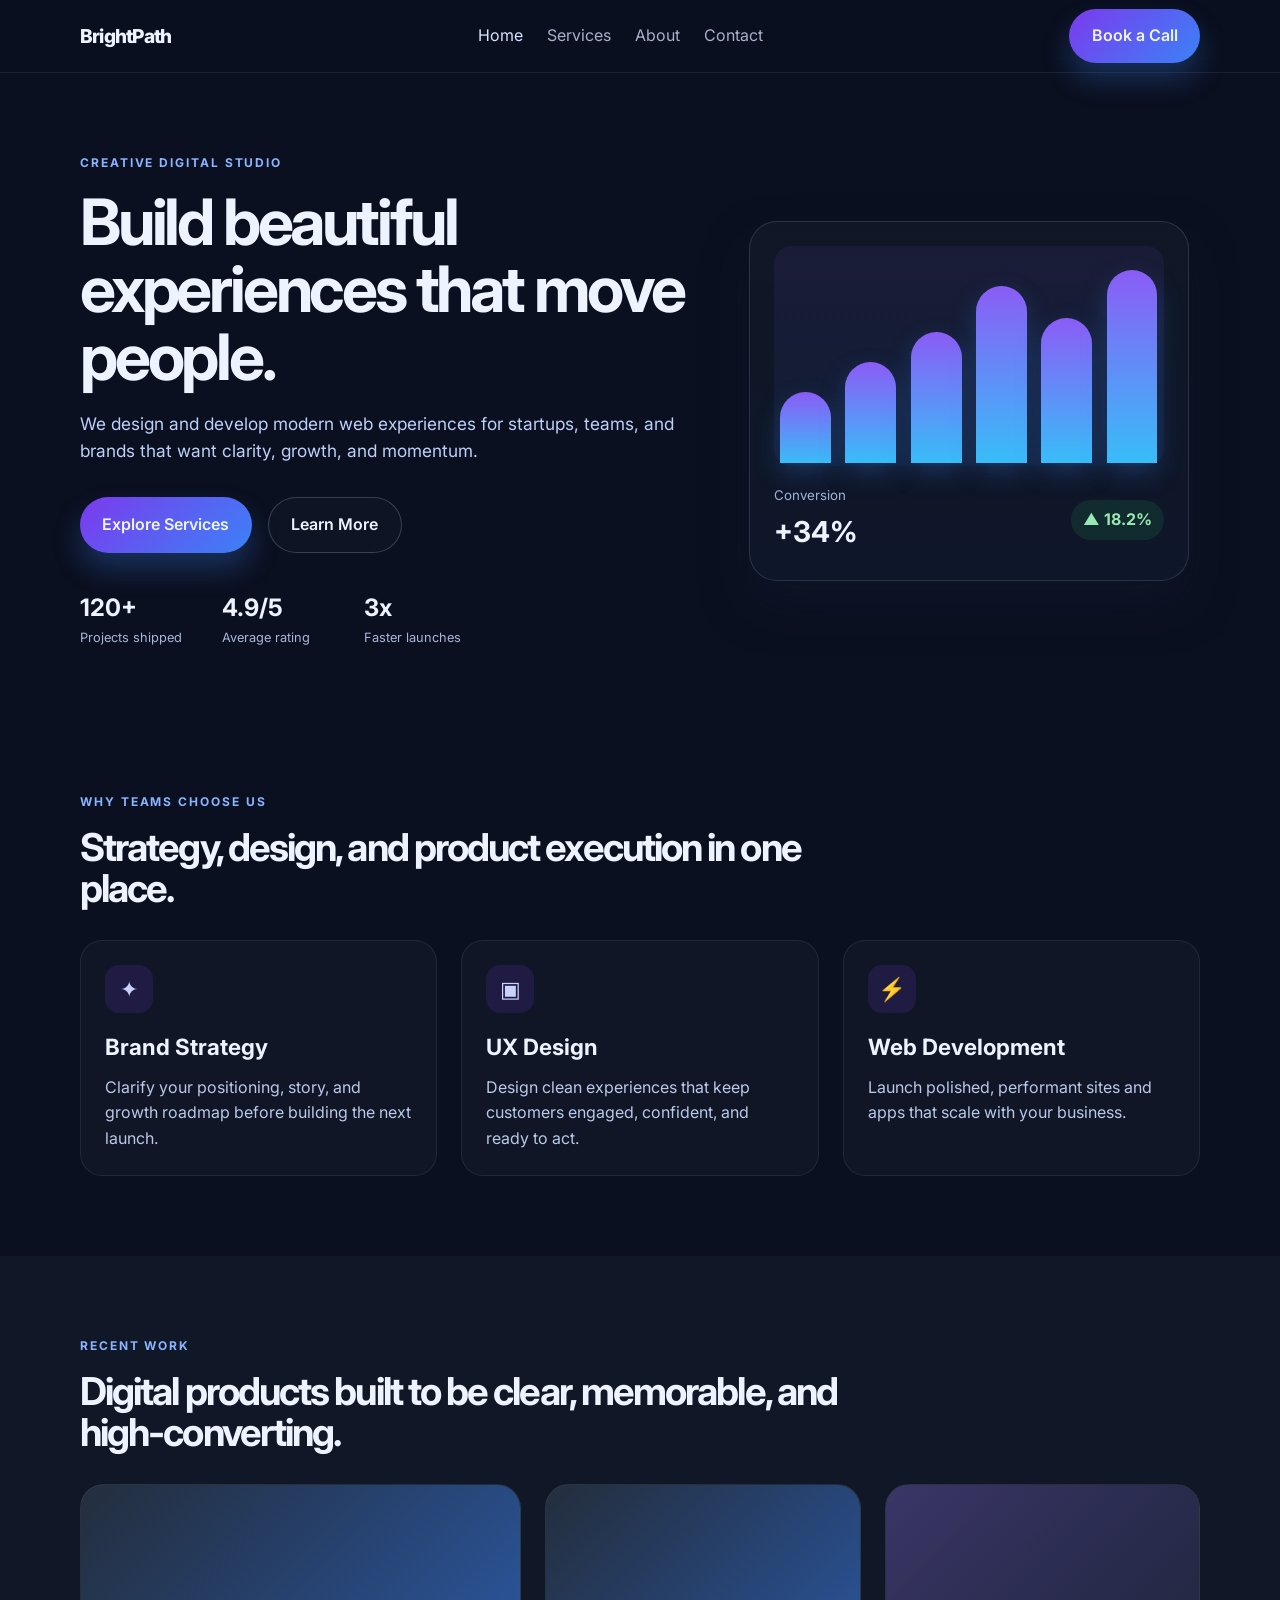
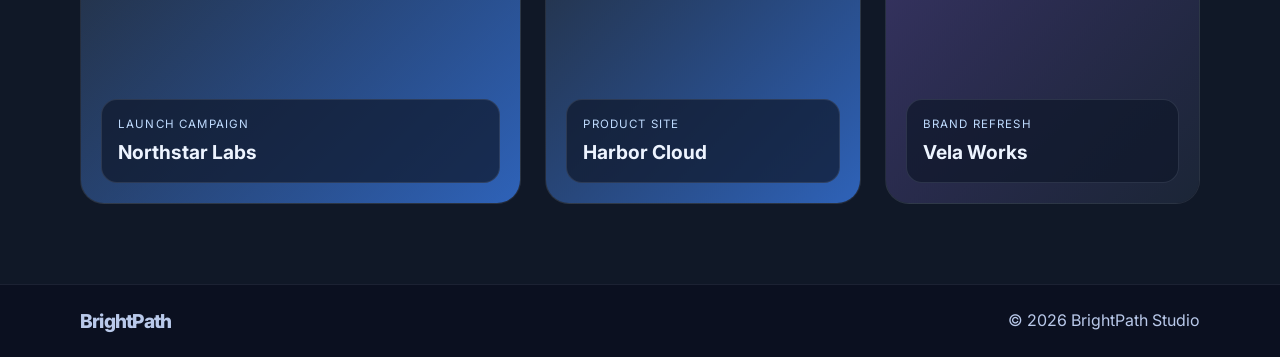
<file: index.html>
<!DOCTYPE html>
<html lang="en">
  <head>
    <meta charset="UTF-8" />
    <meta name="viewport" content="width=device-width, initial-scale=1.0" />
    <title>BrightPath Studio</title>
    <link rel="preconnect" href="https://fonts.googleapis.com" />
    <link rel="preconnect" href="https://fonts.gstatic.com" crossorigin />
    <link href="https://fonts.googleapis.com/css2?family=Inter:wght@400;500;600;700;800&display=swap" rel="stylesheet" />
    <link rel="stylesheet" href="styles.css" />
  </head>
  <body>
    <header class="site-header">
      <div class="container nav">
        <a class="brand" href="index.html">BrightPath</a>
        <nav class="nav-links" aria-label="Main navigation">
          <a href="index.html" class="active">Home</a>
          <a href="services.html">Services</a>
          <a href="about.html">About</a>
          <a href="contact.html">Contact</a>
        </nav>
        <a class="btn btn-primary" href="contact.html">Book a Call</a>
      </div>
    </header>

    <main>
      <section class="hero">
        <div class="container hero-grid">
          <div class="hero-copy">
            <p class="eyebrow">Creative digital studio</p>
            <h1>Build beautiful experiences that move people.</h1>
            <p class="lead">
              We design and develop modern web experiences for startups, teams, and brands that want clarity, growth, and momentum.
            </p>
            <div class="cta-row">
              <a class="btn btn-primary" href="services.html">Explore Services</a>
              <a class="btn btn-secondary" href="about.html">Learn More</a>
            </div>
            <ul class="mini-stats">
              <li><strong>120+</strong><span>Projects shipped</span></li>
              <li><strong>4.9/5</strong><span>Average rating</span></li>
              <li><strong>3x</strong><span>Faster launches</span></li>
            </ul>
          </div>
          <div class="hero-visual">
            <div class="dashboard-card">
              <div class="chart-bars" aria-label="analytics illustration">
                <span style="height: 35%"></span>
                <span style="height: 50%"></span>
                <span style="height: 65%"></span>
                <span style="height: 88%"></span>
                <span style="height: 72%"></span>
                <span style="height: 96%"></span>
              </div>
              <div class="metric-row">
                <div>
                  <small>Conversion</small>
                  <strong>+34%</strong>
                </div>
                <div class="trend up">▲ 18.2%</div>
              </div>
            </div>
          </div>
        </div>
      </section>

      <section class="features section">
        <div class="container">
          <div class="section-heading">
            <p class="eyebrow">Why teams choose us</p>
            <h2>Strategy, design, and product execution in one place.</h2>
          </div>
          <div class="feature-grid">
            <article class="card">
              <div class="icon">✦</div>
              <h3>Brand Strategy</h3>
              <p>Clarify your positioning, story, and growth roadmap before building the next launch.</p>
            </article>
            <article class="card">
              <div class="icon">▣</div>
              <h3>UX Design</h3>
              <p>Design clean experiences that keep customers engaged, confident, and ready to act.</p>
            </article>
            <article class="card">
              <div class="icon">⚡</div>
              <h3>Web Development</h3>
              <p>Launch polished, performant sites and apps that scale with your business.</p>
            </article>
          </div>
        </div>
      </section>

      <section class="showcase section alt-bg">
        <div class="container">
          <div class="section-heading">
            <p class="eyebrow">Recent work</p>
            <h2>Digital products built to be clear, memorable, and high-converting.</h2>
          </div>
          <div class="showcase-grid">
            <div class="showcase-item large">
              <div class="shade"></div>
              <div class="label-box">
                <span>Launch campaign</span>
                <strong>Northstar Labs</strong>
              </div>
            </div>
            <div class="showcase-item small">
              <div class="shade"></div>
              <div class="label-box">
                <span>Product site</span>
                <strong>Harbor Cloud</strong>
              </div>
            </div>
            <div class="showcase-item small">
              <div class="shade alt"></div>
              <div class="label-box">
                <span>Brand refresh</span>
                <strong>Vela Works</strong>
              </div>
            </div>
          </div>
        </div>
      </section>
    </main>

    <footer class="site-footer">
      <div class="container footer-row">
        <div>
          <a class="brand" href="index.html">BrightPath</a>
        </div>
        <p>© 2026 BrightPath Studio</p>
      </div>
    </footer>

    <script src="script.js"></script>
  </body>
</html>
</file>
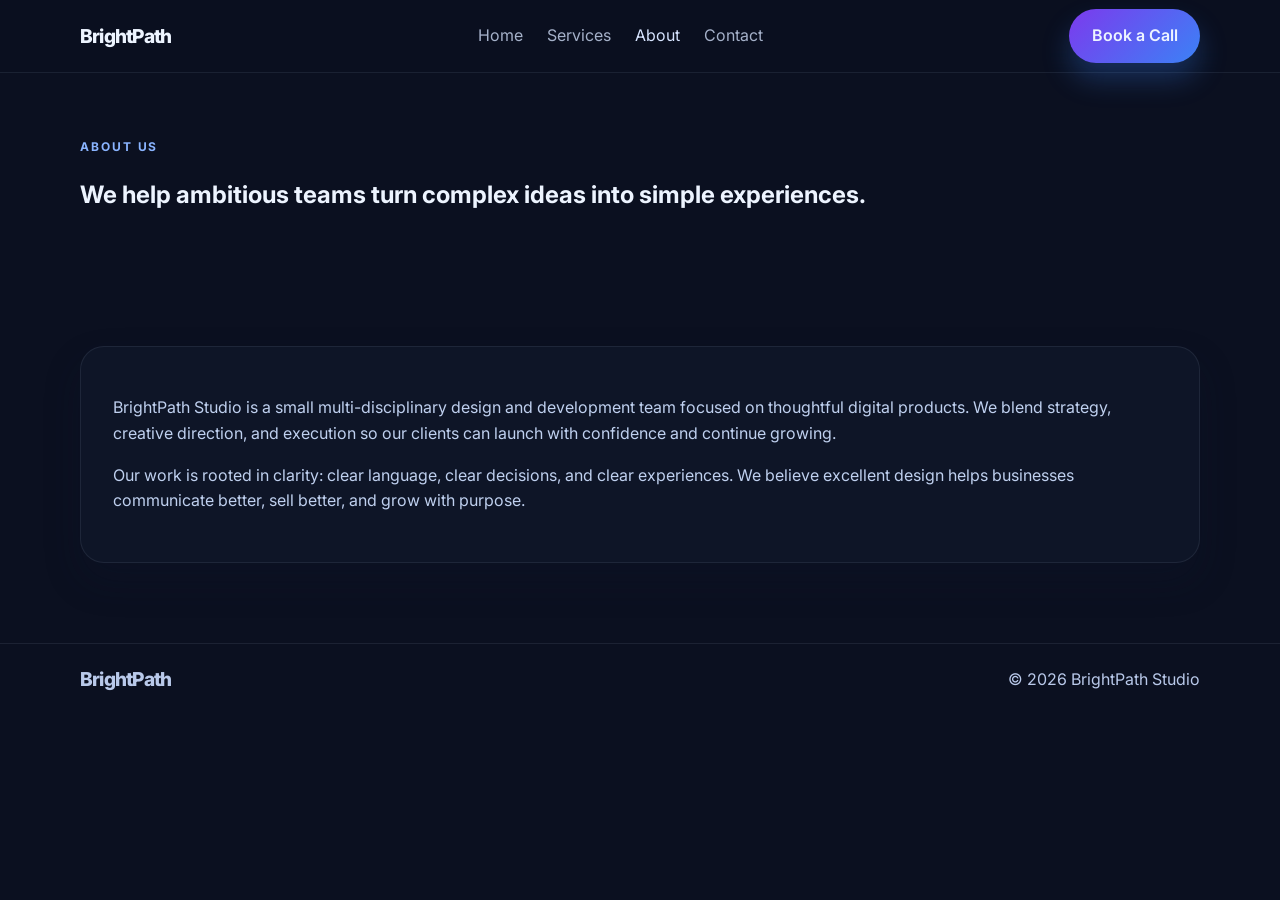
<file: about.html>
<!DOCTYPE html>
<html lang="en">
  <head>
    <meta charset="UTF-8" />
    <meta name="viewport" content="width=device-width, initial-scale=1.0" />
    <title>About | BrightPath Studio</title>
    <link rel="preconnect" href="https://fonts.googleapis.com" />
    <link rel="preconnect" href="https://fonts.gstatic.com" crossorigin />
    <link href="https://fonts.googleapis.com/css2?family=Inter:wght@400;500;600;700;800&display=swap" rel="stylesheet" />
    <link rel="stylesheet" href="styles.css" />
  </head>
  <body>
    <header class="site-header">
      <div class="container nav">
        <a class="brand" href="index.html">BrightPath</a>
        <nav class="nav-links" aria-label="Main navigation">
          <a href="index.html">Home</a>
          <a href="services.html">Services</a>
          <a href="about.html" class="active">About</a>
          <a href="contact.html">Contact</a>
        </nav>
        <a class="btn btn-primary" href="contact.html">Book a Call</a>
      </div>
    </header>

    <main>
      <section class="page-hero">
        <div class="container">
          <p class="eyebrow">About us</p>
          <h1>We help ambitious teams turn complex ideas into simple experiences.</h1>
        </div>
      </section>

      <section class="section">
        <div class="container page-card">
          <p>
            BrightPath Studio is a small multi-disciplinary design and development team focused on thoughtful digital products. We blend strategy, creative direction, and execution so our clients can launch with confidence and continue growing.
          </p>
          <p>
            Our work is rooted in clarity: clear language, clear decisions, and clear experiences. We believe excellent design helps businesses communicate better, sell better, and grow with purpose.
          </p>
        </div>
      </section>
    </main>

    <footer class="site-footer">
      <div class="container footer-row">
        <div><a class="brand" href="index.html">BrightPath</a></div>
        <p>© 2026 BrightPath Studio</p>
      </div>
    </footer>

    <script src="script.js"></script>
  </body>
</html>
</file>
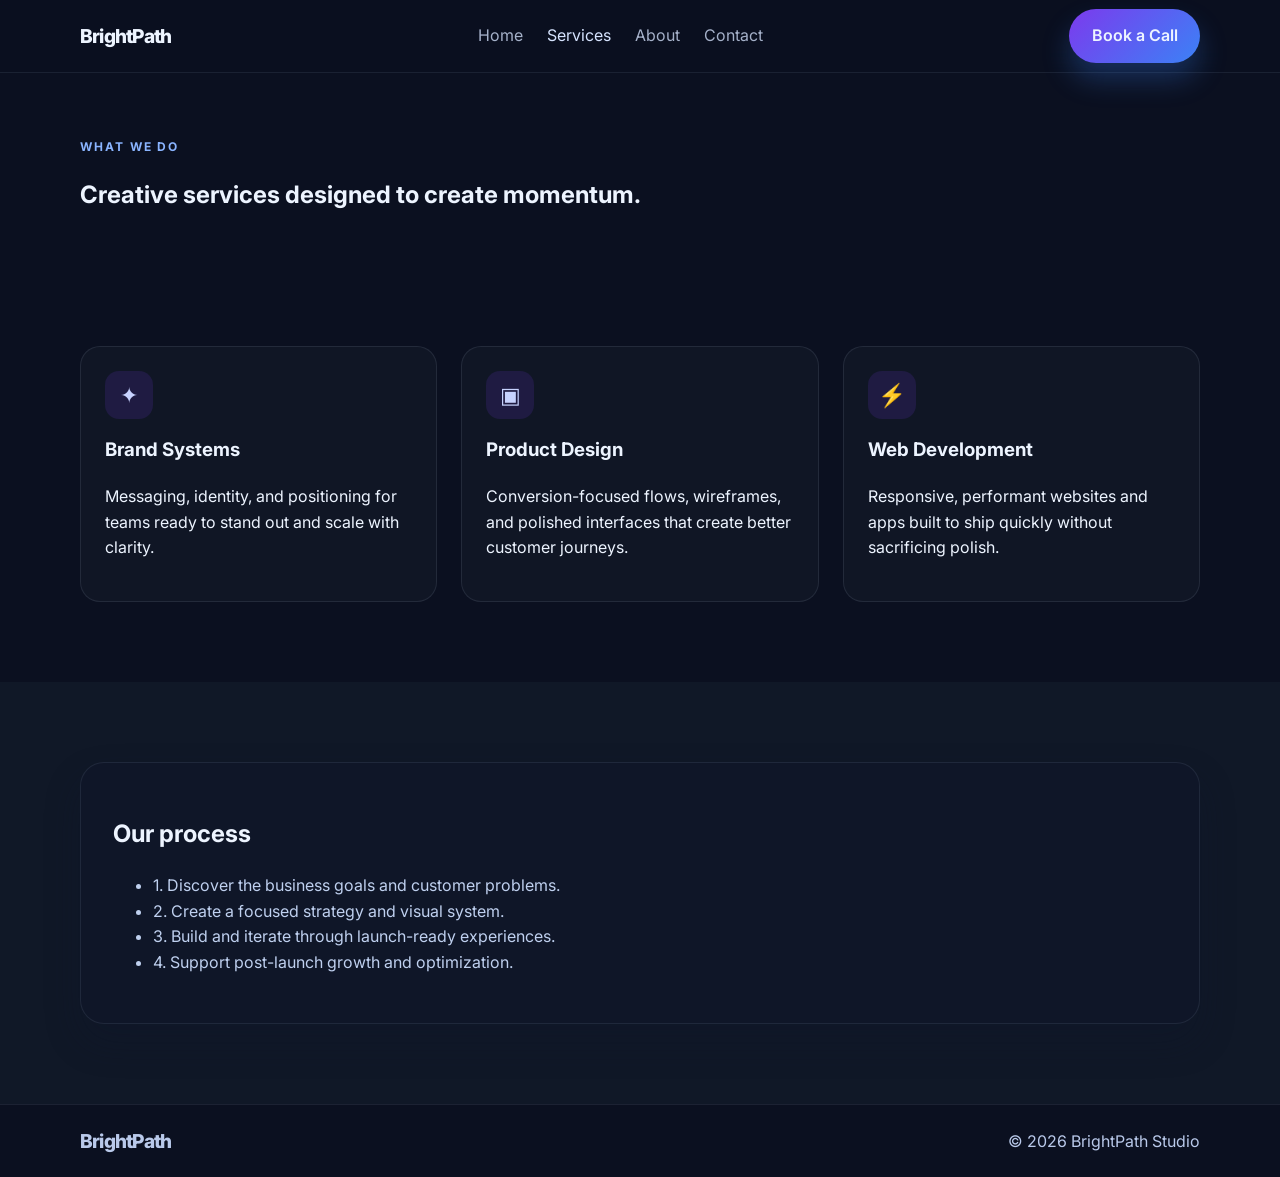
<file: services.html>
<!DOCTYPE html>
<html lang="en">
  <head>
    <meta charset="UTF-8" />
    <meta name="viewport" content="width=device-width, initial-scale=1.0" />
    <title>Services | BrightPath Studio</title>
    <link rel="preconnect" href="https://fonts.googleapis.com" />
    <link rel="preconnect" href="https://fonts.gstatic.com" crossorigin />
    <link href="https://fonts.googleapis.com/css2?family=Inter:wght@400;500;600;700;800&display=swap" rel="stylesheet" />
    <link rel="stylesheet" href="styles.css" />
  </head>
  <body>
    <header class="site-header">
      <div class="container nav">
        <a class="brand" href="index.html">BrightPath</a>
        <nav class="nav-links" aria-label="Main navigation">
          <a href="index.html">Home</a>
          <a href="services.html" class="active">Services</a>
          <a href="about.html">About</a>
          <a href="contact.html">Contact</a>
        </nav>
        <a class="btn btn-primary" href="contact.html">Book a Call</a>
      </div>
    </header>

    <main>
      <section class="page-hero">
        <div class="container">
          <p class="eyebrow">What we do</p>
          <h1>Creative services designed to create momentum.</h1>
        </div>
      </section>

      <section class="section">
        <div class="container service-grid">
          <article class="service-box">
            <div class="icon">✦</div>
            <h3>Brand Systems</h3>
            <p>Messaging, identity, and positioning for teams ready to stand out and scale with clarity.</p>
          </article>
          <article class="service-box">
            <div class="icon">▣</div>
            <h3>Product Design</h3>
            <p>Conversion-focused flows, wireframes, and polished interfaces that create better customer journeys.</p>
          </article>
          <article class="service-box">
            <div class="icon">⚡</div>
            <h3>Web Development</h3>
            <p>Responsive, performant websites and apps built to ship quickly without sacrificing polish.</p>
          </article>
        </div>
      </section>

      <section class="section alt-bg">
        <div class="container page-card">
          <h2>Our process</h2>
          <ul class="services-list">
            <li>1. Discover the business goals and customer problems.</li>
            <li>2. Create a focused strategy and visual system.</li>
            <li>3. Build and iterate through launch-ready experiences.</li>
            <li>4. Support post-launch growth and optimization.</li>
          </ul>
        </div>
      </section>
    </main>

    <footer class="site-footer">
      <div class="container footer-row">
        <div><a class="brand" href="index.html">BrightPath</a></div>
        <p>© 2026 BrightPath Studio</p>
      </div>
    </footer>

    <script src="script.js"></script>
  </body>
</html>
</file>
<file: styles.css>
body {
  margin: 0;
  font-family: "Inter", sans-serif;
  background: #0b1020;
  color: #edf4ff;
  line-height: 1.6;
}

* {
  box-sizing: border-box;
}

a {
  color: inherit;
  text-decoration: none;
}

img {
  max-width: 100%;
  display: block;
}

.container {
  width: min(1120px, calc(100% - 2rem));
  margin: 0 auto;
}

.section {
  padding: 5rem 0;
}

.alt-bg {
  background: #101827;
}

.site-header {
  position: sticky;
  top: 0;
  z-index: 10;
  backdrop-filter: blur(12px);
  background: rgba(11, 16, 32, 0.7);
  border-bottom: 1px solid rgba(148, 163, 184, 0.12);
}

.nav {
  display: flex;
  align-items: center;
  justify-content: space-between;
  min-height: 72px;
}

.brand {
  font-size: 1.2rem;
  font-weight: 800;
  letter-spacing: -0.04em;
}

.nav-links {
  display: flex;
  align-items: center;
  gap: 1.5rem;
  color: #d7e4ff;
}

.nav-links a {
  opacity: 0.76;
  transition: opacity 0.2s ease;
}

.nav-links a:hover,
.nav-links a.active {
  opacity: 1;
}

.btn {
  display: inline-flex;
  align-items: center;
  justify-content: center;
  padding: 0.9rem 1.4rem;
  border-radius: 999px;
  font-weight: 600;
  transition: transform 0.2s ease, box-shadow 0.2s ease;
}

.btn:hover {
  transform: translateY(-1px);
}

.btn-primary {
  background: linear-gradient(135deg, #7c3aed, #3b82f6);
  box-shadow: 0 16px 28px rgba(59, 130, 246, 0.28);
}

.btn-secondary {
  border: 1px solid rgba(148, 163, 184, 0.3);
  background: rgba(255, 255, 255, 0.02);
}

.hero {
  padding: 5rem 0 4rem;
}

.hero-grid {
  display: grid;
  grid-template-columns: 1.15fr 0.85fr;
  gap: 2rem;
  align-items: center;
}

.eyebrow {
  margin: 0 0 1rem;
  color: #8ab4ff;
  text-transform: uppercase;
  letter-spacing: 0.16em;
  font-size: 0.75rem;
  font-weight: 700;
}

.hero-copy h1,
.section-heading h2 {
  margin: 0;
  letter-spacing: -0.05em;
  line-height: 1.05;
}

.hero-copy h1 {
  font-size: clamp(2.8rem, 5vw, 5rem);
  max-width: 620px;
}

.lead {
  color: #bed0f7;
  font-size: 1.08rem;
  max-width: 620px;
  margin: 1.25rem 0 0;
}

.cta-row {
  display: flex;
  flex-wrap: wrap;
  gap: 1rem;
  margin-top: 2rem;
}

.mini-stats {
  list-style: none;
  display: flex;
  gap: 2rem;
  flex-wrap: wrap;
  padding: 0;
  margin: 2.25rem 0 0;
}

.mini-stats li {
  display: flex;
  flex-direction: column;
  min-width: 110px;
}

.mini-stats strong {
  font-size: 1.5rem;
}

.mini-stats span {
  color: #a7b7d6;
  font-size: 0.8rem;
}

.hero-visual {
  display: flex;
  align-items: center;
  justify-content: center;
}

.dashboard-card {
  width: min(100%, 440px);
  background: linear-gradient(180deg, rgba(17, 24, 39, 0.9), rgba(15, 23, 42, 0.96));
  border: 1px solid rgba(148, 163, 184, 0.2);
  border-radius: 28px;
  padding: 1.5rem;
  box-shadow: 0 24px 44px rgba(15, 23, 42, 0.55);
}

.chart-bars {
  height: 220px;
  display: flex;
  align-items: end;
  gap: 0.9rem;
  padding: 1rem 0.4rem 0.2rem;
  border-radius: 18px;
  background: linear-gradient(180deg, rgba(139, 92, 246, 0.08), rgba(59, 130, 246, 0.06));
}

.chart-bars span {
  flex: 1;
  border-radius: 999px 999px 0 0;
  background: linear-gradient(180deg, #8b5cf6, #38bdf8);
  box-shadow: 0 10px 26px rgba(59, 130, 246, 0.25);
}

.metric-row {
  display: flex;
  justify-content: space-between;
  align-items: center;
  margin-top: 1.2rem;
} 

.metric-row small {
  display: block;
  color: #9fb3d9;
  margin-bottom: 0.2rem;
}

.metric-row strong {
  font-size: 1.8rem;
}

.trend {
  padding: 0.45rem 0.75rem;
  border-radius: 999px;
  font-weight: 700;
  background: rgba(34, 197, 94, 0.12);
  color: #9ae6b4;
}

.section-heading {
  max-width: 780px;
  margin-bottom: 2rem;
}

.section-heading h2 {
  font-size: clamp(2rem, 3vw, 3.25rem);
}

.feature-grid,
.showcase-grid {
  display: grid;
  gap: 1.5rem;
}

.feature-grid {
  grid-template-columns: repeat(3, minmax(0, 1fr));
}

.card {
  background: rgba(148, 163, 184, 0.04);
  border: 1px solid rgba(148, 163, 184, 0.12);
  border-radius: 22px;
  padding: 1.5rem;
}

.icon {
  width: 48px;
  height: 48px;
  display: grid;
  place-items: center;
  border-radius: 14px;
  background: rgba(124, 58, 237, 0.14);
  color: #c7d2fe;
  font-size: 1.4rem;
  margin-bottom: 1rem;
}

.card h3 {
  margin: 0 0 0.6rem;
  font-size: 1.4rem;
}

.card p {
  margin: 0;
  color: #b9c9ea;
}

.showcase-grid {
  grid-template-columns: 1.4fr 1fr 1fr;
}

.showcase-item {
  min-height: 280px;
  border-radius: 24px;
  overflow: hidden;
  position: relative;
  background: linear-gradient(135deg, #1f2937, #111827);
  border: 1px solid rgba(148, 163, 184, 0.14);
}

.showcase-item.large {
  min-height: 320px;
}

.shade {
  position: absolute;
  inset: 0;
  background: linear-gradient(135deg, rgba(55, 65, 81, 0.2), rgba(59, 130, 246, 0.7));
}

.shade.alt {
  background: linear-gradient(135deg, rgba(139, 92, 246, 0.25), rgba(30, 41, 59, 0.8));
}

.label-box {
  position: absolute;
  left: 1.25rem;
  right: 1.25rem;
  bottom: 1.25rem;
  padding: 0.9rem 1rem;
  border-radius: 16px;
  background: rgba(15, 23, 42, 0.7);
  border: 1px solid rgba(148, 163, 184, 0.18);
}

.label-box span {
  display: block;
  color: #bfdbfe;
  font-size: 0.72rem;
  text-transform: uppercase;
  letter-spacing: 0.1em;
}

.label-box strong {
  display: block;
  margin-top: 0.25rem;
  font-size: 1.2rem;
}

.site-footer {
  border-top: 1px solid rgba(148, 163, 184, 0.12);
  background: #0b1020;
}

.footer-row {
  display: flex;
  align-items: center;
  justify-content: space-between;
  min-height: 72px;
  color: #b9c9ea;
}

.page-hero {
  padding: 4rem 0 2rem;
}

.page-card {
  background: rgba(15, 23, 42, 0.8);
  border: 1px solid rgba(148, 163, 184, 0.12);
  border-radius: 24px;
  padding: 2rem;
  box-shadow: 0 18px 35px rgba(15, 23, 42, 0.28);
}

.page-card p,
.contact-list li,
.form-group label,
.services-list li {
  color: #bfd0ef;
}

.contact-grid,
.service-grid {
  display: grid;
  gap: 1.5rem;
}

.contact-grid {
  grid-template-columns: 1.1fr 0.9fr;
}

.service-grid {
  grid-template-columns: repeat(3, minmax(0, 1fr));
}

.service-box {
  background: rgba(148, 163, 184, 0.04);
  border: 1px solid rgba(148, 163, 184, 0.14);
  border-radius: 20px;
  padding: 1.5rem;
}

.service-box h3 {
  margin-top: 0;
}

.contact-list {
  list-style: none;
  padding: 0;
  margin: 1.5rem 0 0;
}

.contact-list li + li {
  margin-top: 0.75rem;
}

.form-group {
  display: flex;
  flex-direction: column;
  gap: 0.5rem;
  margin-bottom: 1rem;
}

.form-group input,
.form-group textarea {
  width: 100%;
  border: 1px solid rgba(148, 163, 184, 0.22);
  background: rgba(15, 23, 42, 0.75);
  color: white;
  border-radius: 12px;
  padding: 0.9rem 1rem;
  font: inherit;
}

.form-group textarea {
  min-height: 140px;
  resize: vertical;
}

@media (max-width: 820px) {
  .nav {
    flex-wrap: wrap;
    justify-content: center;
    padding: 1rem 0;
    gap: 0.8rem;
  }

  .hero-grid,
  .feature-grid,
  .showcase-grid,
  .contact-grid,
  .service-grid {
    grid-template-columns: 1fr;
  }

  .site-header {
    position: static;
  }

  .nav-links {
    width: 100%;
    justify-content: center;
    flex-wrap: wrap;
  }

  .footer-row {
    flex-direction: column;
    justify-content: center;
    gap: 0.8rem;
    padding: 1rem 0;
  }
}
</file>
